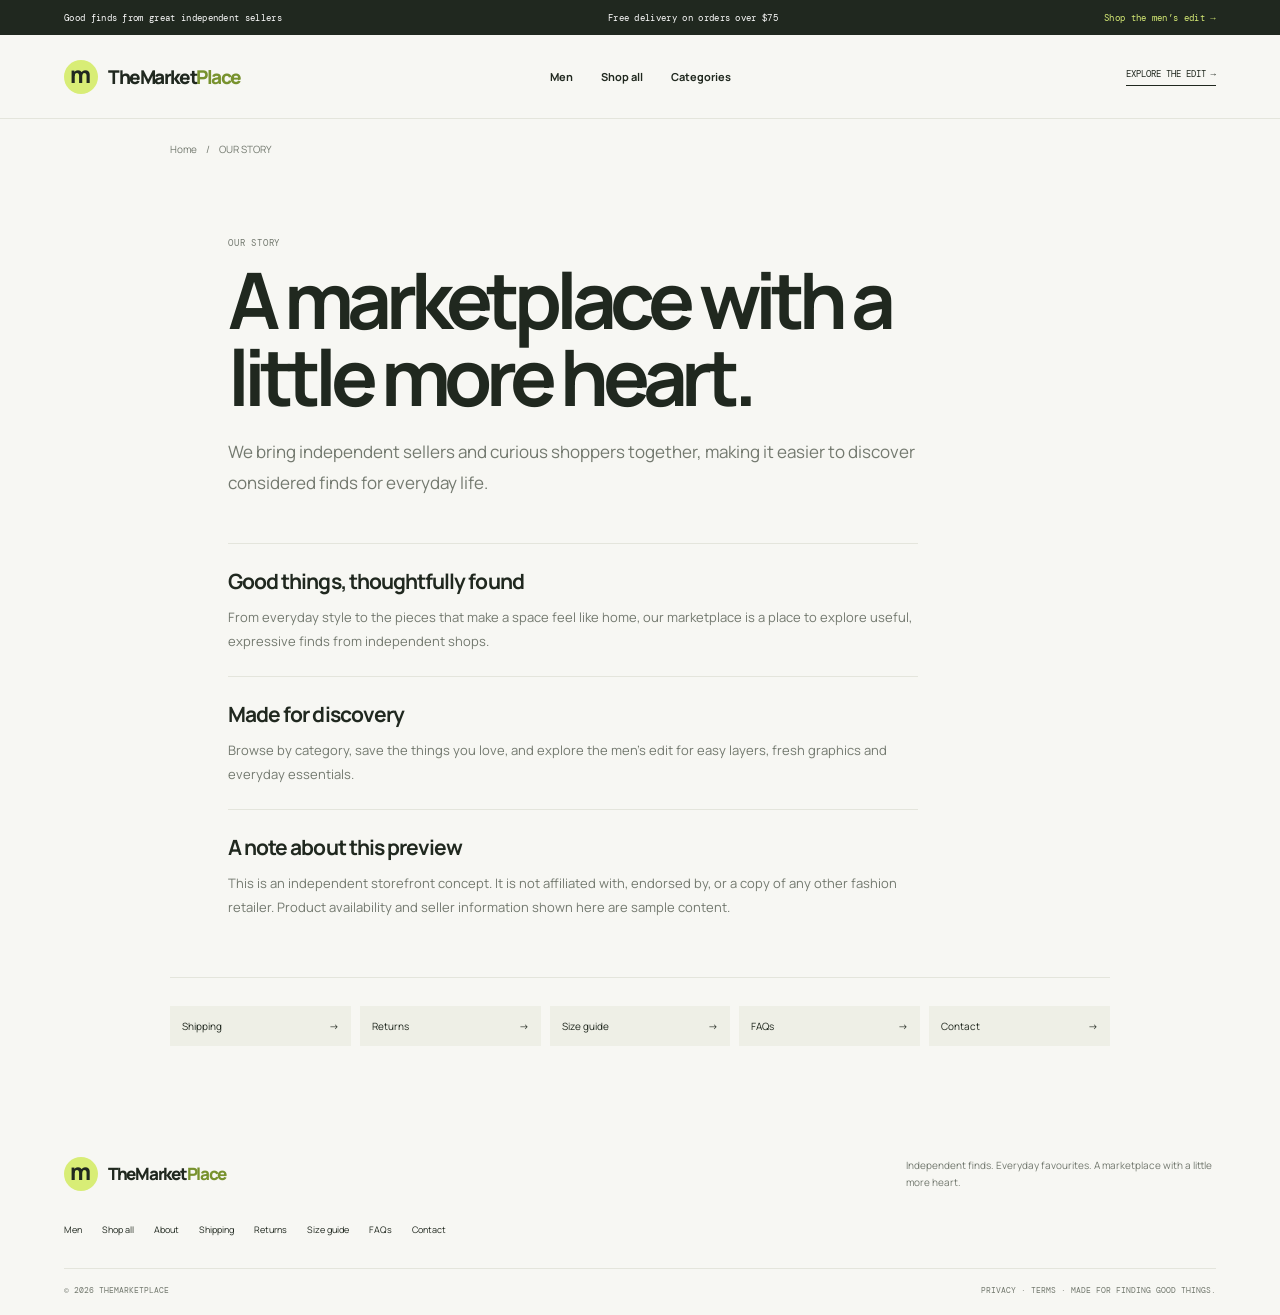
<file: pages.html>
<!doctype html>
<html lang="en">
  <head>
    <meta charset="UTF-8" />
    <meta name="viewport" content="width=device-width, initial-scale=1.0" />
    <meta name="theme-color" content="#f7f7f3" />
    <meta name="description" content="Store information, fit advice and answers to common questions." />
    <title>Information — TheMarketPlace</title>
    <link rel="preconnect" href="https://fonts.googleapis.com" />
    <link rel="preconnect" href="https://fonts.gstatic.com" crossorigin />
    <link href="https://fonts.googleapis.com/css2?family=DM+Mono:wght@400;500&family=Manrope:wght@400;500;600;700;800&display=swap" rel="stylesheet" />
    <link rel="stylesheet" href="styles.css?v=wishlist-1" />
    <script src="pages.js?v=pages-1" defer></script>
  </head>
  <body class="info-page">
    <div class="utility">
      <span>Good finds from great independent sellers</span>
      <span>Free delivery on orders over $75</span>
      <a href="shop.html?category=men">Shop the men’s edit <span aria-hidden="true">→</span></a>
    </div>
    <header class="header info-header">
      <a class="logo" href="index.html" aria-label="TheMarketPlace home"><span class="logo-mark">m</span><span>TheMarket<span class="logo-accent">Place</span></span></a>
      <nav class="main-nav" aria-label="Main navigation">
        <a href="shop.html?category=men">Men</a>
        <a href="shop.html">Shop all</a>
        <a href="index.html#categories">Categories</a>
      </nav>
      <a class="info-header-cta" href="shop.html?category=men">Explore the edit <span aria-hidden="true">→</span></a>
    </header>
    <main class="info-main">
      <nav class="info-breadcrumb" aria-label="Breadcrumb"><a href="index.html">Home</a><span aria-hidden="true">/</span><span id="info-breadcrumb-current">Information</span></nav>
      <article class="info-content" id="info-content" aria-live="polite"></article>
      <nav class="info-page-links" aria-label="More store information">
        <a href="pages.html?page=shipping">Shipping <span aria-hidden="true">→</span></a>
        <a href="pages.html?page=returns">Returns <span aria-hidden="true">→</span></a>
        <a href="pages.html?page=size-guide">Size guide <span aria-hidden="true">→</span></a>
        <a href="pages.html?page=faq">FAQs <span aria-hidden="true">→</span></a>
        <a href="pages.html?page=contact">Contact <span aria-hidden="true">→</span></a>
      </nav>
    </main>
    <footer class="footer info-footer">
      <a class="logo footer-logo" href="index.html"><span class="logo-mark">m</span><span>TheMarket<span class="logo-accent">Place</span></span></a>
      <p>Independent finds. Everyday favourites. A marketplace with a little more heart.</p>
      <nav aria-label="Footer navigation">
        <a href="shop.html?category=men">Men</a><a href="shop.html">Shop all</a>
        <a href="pages.html?page=about">About</a><a href="pages.html?page=shipping">Shipping</a>
        <a href="pages.html?page=returns">Returns</a><a href="pages.html?page=size-guide">Size guide</a>
        <a href="pages.html?page=faq">FAQs</a><a href="pages.html?page=contact">Contact</a>
      </nav>
      <div class="footer-bottom"><span>© 2026 TheMarketPlace</span><span><a href="pages.html?page=privacy">Privacy</a> · <a href="pages.html?page=terms">Terms</a> · Made for finding good things.</span></div>
    </footer>
  </body>
</html>
</file>
<file: styles.css>
:root {
  --ink: #20281f;
  --muted: #73796f;
  --paper: #f7f7f3;
  --white: #fff;
  --surface: #fff;
  --on-ink: #fff;
  --green-ink: #20281f;
  --green: #d8ed76;
  --line: #e4e5dc;
  --soft: #eeefe6;
  --hero-surface: #e9eddb;
  --hero-copy: #586151;
  --accent: #78922e;
  --accent-hover: #394332;
  --newsletter-surface: #d8ed76;
  --newsletter-copy: #49523b;
  --newsletter-border: #73833e;
  --newsletter-placeholder: #555f48;
  --sidebar-link: #85877f;
  --sidebar-accent: #718631;
  --on-ink-muted: #c1c7b7;
  --mono: "DM Mono", monospace;
}

html[data-theme="dark"] {
  color-scheme: dark;
  --ink: #e8ede4;
  --muted: #a4aea0;
  --paper: #171c18;
  --surface: #242c24;
  --on-ink: #20281f;
  --green-ink: #20281f;
  --line: #394239;
  --soft: #252d25;
  --hero-surface: #252e24;
  --hero-copy: #c1cab9;
  --accent: #bfd781;
  --accent-hover: #45533b;
  --newsletter-surface: #293522;
  --newsletter-copy: #d6e0cd;
  --newsletter-border: #8a9e5b;
  --newsletter-placeholder: #b8c4a8;
  --sidebar-link: #b2bbae;
  --sidebar-accent: #cadc92;
  --on-ink-muted: #5a6655;
}

* { box-sizing: border-box; }
html { scroll-behavior: smooth; scroll-padding-top: 135px; }
body { margin: 0; background: var(--paper); color: var(--ink); font-family: Manrope, Arial, sans-serif; }
button, input { font: inherit; }
button, a { -webkit-tap-highlight-color: transparent; }
a { color: inherit; text-decoration: none; }
button { color: inherit; }
img { display: block; max-width: 100%; }
.utility { min-height: 35px; padding: 0 5vw; display: flex; align-items: center; justify-content: space-between; gap: 15px; background: var(--ink); color: var(--on-ink); font: 9px var(--mono); letter-spacing: .035em; }
.utility a { color: var(--green); }
.header { height: 84px; padding: 0 5vw; display: grid; grid-template-columns: auto auto 1fr auto; align-items: center; gap: 22px; background: var(--paper); position: sticky; top: 0; z-index: 8; border-bottom: 1px solid var(--line); }
.logo { display: inline-flex; align-items: center; gap: 10px; width: max-content; font-size: 19px; font-weight: 800; letter-spacing: -.075em; white-space: nowrap; }
.logo-mark { display: grid; place-items: center; width: 34px; height: 34px; border-radius: 50%; background: var(--green); color: var(--green-ink); font-size: 23px; line-height: 1; letter-spacing: -.1em; padding: 0 4px 5px 0; }
.logo-accent { color: var(--accent); }
.main-nav { display: flex; justify-content: center; gap: 28px; }
.main-nav a, .category-nav a { font-size: 11px; font-weight: 700; }
.main-nav a:hover, .category-nav a:hover, .footer nav a:hover { color: var(--accent); }
.header-actions { justify-self: end; display: flex; align-items: center; gap: 13px; }
.search-button { width: 190px; display: flex; align-items: center; gap: 10px; border: 1px solid var(--line); border-radius: 22px; background: var(--surface); padding: 10px 14px; color: var(--muted); cursor: pointer; font-size: 10px; text-align: left; }
.search-button span:first-child { font: 21px/14px Arial; }
.icon-button { border: 0; background: none; cursor: pointer; font-size: 24px; line-height: 1; padding: 5px; }
.wishlist-button { position: relative; display: grid; place-items: center; width: 34px; height: 36px; font-size: 24px; }
.wishlist-button>span:first-child { line-height: 1; }
.theme-button { display: grid; place-items: center; width: 34px; height: 36px; border: 1px solid var(--line); border-radius: 50%; background: var(--surface); font-size: 17px; transition: background .2s, transform .2s; }
.theme-button:hover { background: var(--soft); transform: rotate(-8deg); }
.wishlist-count { position: absolute; top: 0; right: -2px; min-width: 16px; height: 16px; display: grid; place-items: center; border-radius: 50%; background: var(--green); color: var(--green-ink); font: 8px var(--mono); }
.bag-button { border: 0; border-radius: 22px; background: var(--ink); color: var(--on-ink); padding: 11px 16px; cursor: pointer; font: 10px var(--mono); text-transform: uppercase; }
.bag-button span { min-width: 19px; height: 19px; display: inline-grid; place-items: center; margin-left: 6px; border-radius: 50%; background: var(--green); color: var(--green-ink); }
.mobile-menu { display: grid; place-items: center; width: 36px; height: 36px; border: 1px solid var(--line); border-radius: 50%; background: var(--surface); font-size: 18px; }
.mobile-menu:hover { border-color: var(--ink); background: var(--green); color: var(--green-ink); }
.category-nav { min-height: 45px; padding: 6px 5vw; display: flex; flex-wrap: wrap; align-items: center; justify-content: center; gap: 8px clamp(14px, 2.3vw, 34px); border-bottom: 1px solid var(--line); background: var(--paper); }
.category-nav a { font-size: 10px; font-weight: 600; }
.hero { min-height: 525px; margin: 26px 3vw 0; padding: 48px 6.8vw; display: grid; grid-template-columns: .88fr 1.12fr; align-items: center; gap: 5vw; overflow: hidden; border-radius: 7px; background: var(--hero-surface); }
.hero-copy { max-width: 500px; padding: 12px 0; }
.eyebrow { margin: 0 0 15px; color: var(--muted); font: 9px var(--mono); letter-spacing: .09em; text-transform: uppercase; }
.eyebrow-dot { display: inline-block; width: 7px; height: 7px; margin-right: 5px; border-radius: 50%; background: #89a934; }
.hero h1, .newsletter h2 { margin: 0; font-size: clamp(50px, 6.4vw, 88px); line-height: .98; letter-spacing: -.085em; font-weight: 700; }
.hero h1 span, .newsletter h2 span { color: var(--accent); }
.hero-copy>p:not(.eyebrow) { max-width: 385px; margin: 20px 0 26px; color: var(--hero-copy); font-size: 13px; line-height: 1.75; }
.hero-actions { display: flex; align-items: center; flex-wrap: wrap; gap: 19px; }
.button { display: inline-flex; align-items: center; justify-content: center; gap: 24px; min-height: 44px; padding: 0 17px; border-radius: 3px; font: 9px var(--mono); letter-spacing: .02em; text-transform: uppercase; }
.button-dark { background: var(--ink); color: var(--on-ink); }
.button-dark:hover, .checkout:hover { background: var(--accent-hover); color: var(--white); }
.seller-link { border-bottom: 1px solid #8f9a80; padding: 0 0 4px; font-size: 10px; }
.hero-proof { display: flex; align-items: center; gap: 11px; margin-top: 37px; color: var(--muted); font-size: 9px; line-height: 1.6; }
.hero-proof strong { color: var(--ink); font-size: 10px; }
.avatar-stack { display: flex; padding-left: 2px; }
.avatar-stack i { width: 27px; height: 27px; display: grid; place-items: center; margin-left: -3px; border: 2px solid #e9eddb; border-radius: 50%; background: #dca98c; color: #fff; font: 9px var(--mono); font-style: normal; }
.avatar-stack i:nth-child(2) { background: #718a70; }
.avatar-stack i:nth-child(3) { background: #ba876b; }
.hero-visual { height: 418px; position: relative; }
.hero-main-image { width: 84%; height: 100%; margin-left: auto; border-radius: 48% 48% 4px 4px; object-fit: cover; }
.hero-note { position: absolute; left: 0; top: 15%; display: flex; align-items: center; gap: 10px; padding: 13px 17px; border-radius: 4px; background: var(--surface); box-shadow: 0 8px 30px #28321a12; font-size: 10px; line-height: 1.5; }
.hero-note strong, .hero-mini strong { font-size: 11px; }
.note-icon { color: #8da93d; font-size: 25px; }
.hero-mini { position: absolute; left: 3%; bottom: 7%; display: flex; align-items: center; gap: 11px; padding: 9px; border-radius: 4px; background: var(--surface); box-shadow: 0 8px 30px #28321a12; font-size: 9px; line-height: 1.5; }
.hero-mini img { width: 48px; height: 48px; border-radius: 3px; object-fit: cover; }
.hero-stamp { position: absolute; top: 2%; right: 1%; display: grid; place-items: center; width: 77px; height: 77px; border: 1px solid var(--accent); border-radius: 50%; color: var(--accent); font: 8px/1.5 var(--mono); text-align: center; transform: rotate(11deg); }
.promise-bar { min-height: 98px; margin: 0 5vw; display: grid; grid-template-columns: repeat(3, 1fr); align-items: center; border-bottom: 1px solid var(--line); }
.promise-bar>div { display: flex; align-items: center; justify-content: center; gap: 12px; }
.promise-bar>div>span { color: #7c943e; font-size: 21px; }
.promise-bar p { margin: 0; color: var(--muted); font-size: 9px; line-height: 1.6; }
.promise-bar strong { color: var(--ink); font-size: 10px; }
.section { padding: 86px 5vw; }
.section-heading { display: flex; justify-content: space-between; align-items: end; gap: 25px; margin-bottom: 27px; }
.section-heading .eyebrow { margin-bottom: 8px; }
.section h2, .seller-copy h2 { margin: 0; font-size: clamp(29px, 3.5vw, 43px); line-height: 1.1; letter-spacing: -.07em; }
.text-link { display: inline-flex; gap: 18px; border-bottom: 1px solid var(--ink); padding-bottom: 5px; font: 9px var(--mono); text-transform: uppercase; white-space: nowrap; }
.category-grid { display: grid; grid-template-columns: 1.35fr 1fr 1fr; grid-template-rows: 245px 245px; gap: 13px; }
.category-card { min-width: 0; position: relative; overflow: hidden; border-radius: 4px; color: var(--white); background: #d8ddd1; }
.category-card:after { position: absolute; inset: 25% 0 0; background: linear-gradient(0deg, #10170ed9, transparent); content: ""; }
.category-card img { width: 100%; height: 100%; object-fit: cover; transition: transform .45s; }
.category-card:hover img { transform: scale(1.04); }
.category-home { grid-row: span 2; }
.category-card>div { position: absolute; z-index: 1; right: 20px; bottom: 19px; left: 20px; }
.category-card>div span { font: 8px var(--mono); letter-spacing: .06em; }
.category-card h3 { margin: 6px 0 0; font-size: 25px; letter-spacing: -.06em; }
.category-home h3 { font-size: 34px; }
.category-arrow { position: absolute; z-index: 1; top: 14px; right: 14px; width: 29px; height: 29px; display: grid; place-items: center; border-radius: 50%; background: var(--surface); color: var(--ink); font-size: 15px; }
.seller-banner { min-height: 420px; display: grid; grid-template-columns: 1fr 1fr; background: var(--hero-surface); }
.seller-art { min-height: 420px; overflow: hidden; }
.seller-art img { width: 100%; height: 100%; object-fit: cover; }
.seller-copy { align-self: center; max-width: 520px; padding: 58px clamp(35px, 7vw, 105px); }
.seller-copy h2 { margin-bottom: 17px; font-size: clamp(39px, 4.3vw, 58px); }
.seller-copy h2 em { color: var(--accent); font-style: normal; }
.seller-copy>p:not(.eyebrow) { margin: 0 0 22px; color: var(--hero-copy); font-size: 12px; line-height: 1.8; }
.products-section { padding-top: 88px; }
.product-heading { align-items: center; margin-bottom: 24px; }
.filters { display: flex; flex-wrap: wrap; justify-content: flex-end; gap: 6px; }
.filter { border: 1px solid var(--line); border-radius: 18px; background: transparent; padding: 8px 12px; color: var(--muted); cursor: pointer; font: 8px var(--mono); text-transform: uppercase; }
.filter.active, .filter:hover { border-color: var(--ink); background: var(--ink); color: var(--on-ink); }
.product-grid { display: grid; grid-template-columns: repeat(4, minmax(0, 1fr)); gap: 22px 14px; }
.product-card { min-width: 0; }
.product-image { height: clamp(205px, 28vw, 340px); position: relative; overflow: hidden; border-radius: 4px; background: var(--soft); }
.product-image>img, .product-image-trigger>img { width: 100%; height: 100%; object-fit: cover; transition: transform .4s; }
.product-image-trigger { position: absolute; inset: 0; display: block; width: 100%; height: 100%; border: 0; padding: 0; background: transparent; cursor: pointer; }
.product-image-trigger::after { position: absolute; right: 9px; bottom: 9px; border-radius: 2px; background: var(--surface); padding: 6px 8px; color: var(--ink); content: "VIEW DETAILS"; font: 8px var(--mono); opacity: 0; transition: opacity .2s; }
.product-card:hover .product-image-trigger::after, .product-image-trigger:focus-visible::after { opacity: 1; }
.product-image-trigger:focus-visible { outline: 2px solid #78922e; outline-offset: -3px; }
.product-card:hover .product-image>img, .product-card:hover .product-image-trigger>img { transform: scale(1.04); }
.product-tag { position: absolute; top: 10px; left: 10px; border-radius: 2px; background: var(--surface); padding: 6px 8px; font: 8px var(--mono); text-transform: uppercase; }
.wish { position: absolute; top: 9px; right: 9px; width: 31px; height: 31px; display: grid; place-items: center; border: 0; border-radius: 50%; background: var(--surface); cursor: pointer; font-size: 17px; }
.wish.is-saved { color: #a94e44; }
.product-info { display: flex; justify-content: space-between; gap: 7px; padding: 11px 1px 0; font-size: 10px; }
.product-info p { margin: 0 0 5px; font-size: 11px; font-weight: 700; line-height: 1.4; }
.product-name-trigger, .search-product-detail { display: block; border: 0; padding: 0; background: none; color: inherit; cursor: pointer; font: inherit; font-weight: 700; line-height: inherit; text-align: left; }
.product-name-trigger:hover, .search-product-detail:hover { text-decoration: underline; text-underline-offset: 2px; }
.product-info strong { font-size: 10px; white-space: nowrap; }
.seller-name { color: var(--muted); font-size: 9px; }
.product-listing-details { display: flex; flex-wrap: wrap; gap: 5px 13px; margin: 8px 1px 0; color: var(--muted); font-size: 8px; }
.product-listing-details strong { color: var(--ink); font: 8px var(--mono); text-transform: uppercase; }
.product-grid[data-columns="2"] { grid-template-columns: repeat(2, minmax(0, 1fr)); }
.product-grid[data-columns="3"] { grid-template-columns: repeat(3, minmax(0, 1fr)); }
.product-grid[data-columns="4"] { grid-template-columns: repeat(4, minmax(0, 1fr)); }
.thrift-toolbar { margin: 16px 5vw 0; display: flex; align-items: end; gap: 11px 18px; border-bottom: 1px solid var(--line); padding: 12px 0; }
.thrift-toolbar[hidden] { display: none; }
.thrift-control { display: grid; gap: 5px; color: var(--muted); font: 8px var(--mono); text-transform: uppercase; }
.thrift-control select { min-width: 120px; border: 1px solid var(--line); border-radius: 2px; background: var(--surface); padding: 8px 25px 8px 9px; color: var(--ink); font: 9px "Manrope", sans-serif; text-transform: none; }
.thrift-sort { margin-left: auto; }
.thrift-result-count { margin: 0 0 8px auto; color: var(--muted); font: 8px var(--mono); text-transform: uppercase; white-space: nowrap; }
.thrift-view-controls { display: flex; align-items: center; gap: 3px; margin-bottom: 1px; }
.thrift-view-controls button { width: 28px; height: 29px; border: 1px solid transparent; border-radius: 2px; background: transparent; color: var(--muted); font: 12px var(--mono); cursor: pointer; }
.thrift-view-controls button[aria-pressed="true"], .thrift-view-controls button:hover { border-color: var(--line); color: var(--ink); }
.add { width: 100%; display: flex; align-items: center; justify-content: space-between; margin-top: 11px; border: 1px solid #d4d7ce; border-radius: 3px; background: transparent; padding: 10px 11px; cursor: pointer; font: 8px var(--mono); text-align: left; text-transform: uppercase; }
.add span { font-size: 14px; }
.add:hover { border-color: var(--ink); background: var(--ink); color: var(--on-ink); }
.add:disabled { opacity: .55; cursor: not-allowed; }
.add:disabled:hover { border-color: #d4d7ce; background: transparent; color: var(--ink); }
.browse-more { margin: 36px 0 0; text-align: center; }
.button-outline { border: 1px solid var(--ink); background: transparent; }
.button-outline:hover { background: var(--ink); color: var(--on-ink); }
.no-results { grid-column: 1 / -1; padding: 45px 0; color: var(--muted); font-size: 13px; text-align: center; }
.community-panel { padding: 92px 12vw 86px; background: var(--ink); color: var(--on-ink); text-align: center; }
.community-panel .eyebrow { color: var(--green); }
.community-panel blockquote { max-width: 840px; margin: 0 auto 26px; font-size: clamp(28px, 4.3vw, 52px); font-weight: 600; line-height: 1.15; letter-spacing: -.07em; }
.community-panel>div { display: flex; align-items: center; justify-content: center; gap: 10px; color: var(--on-ink-muted); font-size: 9px; line-height: 1.6; text-align: left; }
.community-panel>div strong { color: var(--on-ink); }
.community-sparkle { color: var(--green); font-size: 23px; }
.newsletter { padding: 78px 8vw; display: grid; grid-template-columns: 1fr 1fr; align-items: center; gap: 7vw; background: var(--newsletter-surface); }
.newsletter h2 { font-size: clamp(42px, 5.5vw, 67px); }
.newsletter-copy>p { max-width: 370px; color: var(--newsletter-copy); font-size: 12px; line-height: 1.8; }
.newsletter form { display: flex; margin-top: 24px; border-bottom: 1px solid var(--newsletter-border); }
.newsletter input { width: 100%; border: 0; outline: 0; background: transparent; padding: 13px 0; color: var(--ink); font-size: 11px; }
.newsletter input::placeholder { color: var(--newsletter-placeholder); }
.newsletter button { border: 0; background: transparent; cursor: pointer; font: 9px var(--mono); text-transform: uppercase; white-space: nowrap; }
.form-message { min-height: 14px; margin: 8px 0 0; font: 9px var(--mono); }
.footer { padding: 36px 5vw 20px; display: grid; grid-template-columns: 1fr 1fr; align-items: center; gap: 22px; }
.footer-logo { font-size: 17px; }
.footer>p { justify-self: end; max-width: 310px; color: var(--muted); font-size: 10px; line-height: 1.7; }
.footer nav { display: flex; gap: 20px; font-size: 9px; }
.footer-bottom { display: flex; justify-content: space-between; grid-column: 1 / -1; margin-top: 10px; border-top: 1px solid var(--line); padding-top: 16px; color: var(--muted); font: 8px var(--mono); text-transform: uppercase; }
.drawer { position: fixed; top: 0; right: 0; z-index: 20; width: min(440px, 100vw); height: 100dvh; display: flex; flex-direction: column; padding: 27px; background: var(--paper); transform: translateX(102%); transition: transform .3s ease; }
.drawer.open { transform: translateX(0); }
.drawer-head { display: flex; justify-content: space-between; align-items: center; border-bottom: 1px solid var(--line); padding-bottom: 17px; }
.drawer-head .eyebrow { margin-bottom: 4px; }
.drawer-head h2 { margin: 0; font-size: 24px; letter-spacing: -.06em; }
.drawer-head h2 span { color: var(--muted); font-size: 13px; font-weight: 500; }
.cart-items { flex: 1; overflow: auto; }
.empty-state { margin-top: 100px; color: var(--muted); font-size: 12px; text-align: center; }
.cart-item { display: grid; grid-template-columns: 68px 1fr auto; gap: 12px; align-items: start; padding: 15px 0; border-bottom: 1px solid var(--line); font-size: 10px; }
.cart-item img { width: 68px; height: 77px; border-radius: 3px; object-fit: cover; }
.cart-item p { margin: 0 0 6px; font-weight: 600; }
.cart-item span { color: var(--muted); font-size: 9px; }
.cart-item button { grid-column: 3; border: 0; background: none; color: var(--muted); cursor: pointer; font: 8px var(--mono); text-decoration: underline; }
.drawer-footer { border-top: 1px solid var(--ink); padding-top: 17px; }
.drawer-footer>div { display: flex; justify-content: space-between; font-size: 12px; }
.drawer-footer>p { color: var(--muted); font-size: 9px; }
.checkout { width: 100%; display: flex; justify-content: space-between; border: 0; border-radius: 3px; background: var(--ink); color: var(--on-ink); padding: 14px; cursor: pointer; font: 9px var(--mono); text-transform: uppercase; }
.overlay { position: fixed; inset: 0; z-index: 19; visibility: hidden; background: #18201666; opacity: 0; transition: .25s; }
.overlay.show { visibility: visible; opacity: 1; }
dialog { width: min(650px, calc(100vw - 28px)); border: 0; border-radius: 5px; padding: 25px; background: var(--paper); box-shadow: 0 20px 60px #0003; }
dialog::backdrop { background: #1118; }
.product-dialog { width: min(850px, calc(100vw - 28px)); max-height: min(88dvh, 760px); overflow-y: auto; padding: clamp(16px, 3vw, 25px); }
.product-dialog-head { display: flex; align-items: center; justify-content: space-between; margin-bottom: 16px; }
.product-dialog-head .eyebrow { margin: 0; }
.product-detail-layout { display: grid; grid-template-columns: minmax(0, 1fr) minmax(0, .9fr); gap: clamp(18px, 4vw, 34px); align-items: start; }
.product-detail-image { overflow: hidden; border-radius: 3px; background: var(--soft); }
.product-detail-image img { display: block; width: 100%; max-height: 62vh; aspect-ratio: .84; object-fit: cover; }
.product-detail-copy { padding: 9px 0; }
.product-detail-copy>.eyebrow { margin: 0 0 9px; }
.product-detail-copy h2 { margin: 0; font-size: clamp(21px, 3vw, 30px); line-height: 1.15; letter-spacing: -.06em; }
.product-detail-price { margin: 13px 0 5px; font-size: 19px; font-weight: 700; }
.product-detail-seller { margin: 0; color: var(--muted); font-size: 11px; }
.product-detail-description { margin: 17px 0 0; color: var(--muted); font-size: 11px; line-height: 1.7; }
.product-detail-facts { display: grid; margin: 20px 0 0; border-top: 1px solid var(--line); }
.product-detail-facts>div { display: flex; justify-content: space-between; gap: 15px; border-bottom: 1px solid var(--line); padding: 10px 1px; font-size: 10px; }
.product-detail-facts dt { color: var(--muted); }
.product-detail-facts dd { margin: 0; text-align: right; }
.product-detail-add { margin-top: 17px; background: var(--ink); color: var(--on-ink); }
.product-detail-add:hover { background: var(--accent-hover); color: var(--white); }
.wishlist-dialog { width: min(920px, calc(100vw - 28px)); max-height: min(88dvh, 800px); overflow-y: auto; padding: clamp(17px, 3vw, 28px); }
.wishlist-dialog-head { display: flex; align-items: center; justify-content: space-between; gap: 20px; margin-bottom: 18px; }
.wishlist-dialog-head .eyebrow { margin: 0 0 6px; }
.wishlist-dialog-head h2 { margin: 0; font-size: clamp(24px, 4vw, 34px); letter-spacing: -.07em; }
.wishlist-dialog-head h2 span { color: var(--muted); font: 10px var(--mono); letter-spacing: 0; }
.wishlist-items { display: grid; }
.wishlist-item { display: grid; grid-template-columns: 88px minmax(0, 1fr) minmax(125px, 170px); align-items: center; gap: 16px; border-top: 1px solid var(--line); padding: 13px 0; }
.wishlist-item-image { width: 88px; height: 105px; overflow: hidden; border: 0; border-radius: 3px; padding: 0; background: var(--soft); cursor: pointer; }
.wishlist-item-image img { width: 100%; height: 100%; object-fit: cover; transition: transform .35s; }
.wishlist-item-image:hover img { transform: scale(1.04); }
.wishlist-item-info { display: grid; justify-items: start; gap: 5px; font-size: 11px; }
.wishlist-item-info .product-name-trigger { font-size: 12px; }
.wishlist-item-info strong { margin-top: 2px; }
.wishlist-item-meta { color: var(--muted); font-size: 9px; }
.wishlist-item-actions { display: grid; gap: 5px; }
.wishlist-item-actions .add { margin: 0; }
.wishlist-remove { justify-self: end; border: 0; background: transparent; padding: 5px 2px; color: var(--muted); cursor: pointer; font: 8px var(--mono); text-decoration: underline; text-underline-offset: 2px; }
.wishlist-empty { display: grid; justify-items: center; padding: 35px 15px 42px; text-align: center; }
.wishlist-empty>span { color: #8a9b58; font-size: 35px; }
.wishlist-empty h3 { margin: 12px 0 5px; font-size: 20px; letter-spacing: -.05em; }
.wishlist-empty p { max-width: 320px; margin: 0 0 18px; color: var(--muted); font-size: 11px; line-height: 1.6; }
.wishlist-empty .button { min-height: 39px; }
.search-head { display: flex; justify-content: space-between; align-items: center; font-size: 18px; font-weight: 700; letter-spacing: -.05em; }
.search-head button { font-size: 25px; }
.search-head+input { width: 100%; border: 0; border-bottom: 1px solid var(--ink); outline: 0; background: transparent; padding: 16px 0; font-size: 12px; }
.account-dialog { width: min(520px, calc(100vw - 28px)); max-height: min(90dvh, 820px); overflow-y: auto; padding: clamp(20px, 5vw, 34px); }
.account-dialog-head { display: flex; align-items: start; justify-content: space-between; gap: 15px; margin-bottom: 21px; }
.account-dialog-head .eyebrow { margin-bottom: 7px; }
.account-dialog-head h2 { margin: 0; font-size: clamp(27px, 7vw, 36px); letter-spacing: -.07em; }
.account-role-switch, .account-mode-switch { display: grid; grid-template-columns: repeat(2, minmax(0, 1fr)); border-bottom: 1px solid var(--line); }
.account-role-switch { padding: 4px; border: 1px solid var(--line); border-radius: 4px; background: var(--soft); }
.account-role-switch button, .account-mode-switch button { min-height: 39px; border: 0; background: transparent; color: var(--muted); cursor: pointer; font-size: 11px; font-weight: 700; }
.account-role-switch button[aria-pressed="true"] { border-radius: 3px; background: var(--surface); color: var(--ink); box-shadow: 0 1px 4px #20281f14; }
.account-mode-switch { margin: 15px 0 18px; }
.account-mode-switch button { position: relative; }
.account-mode-switch button[aria-selected="true"] { color: var(--ink); }
.account-mode-switch button[aria-selected="true"]::after { position: absolute; right: 12px; bottom: -1px; left: 12px; height: 2px; background: var(--accent); content: ""; }
.account-form { display: grid; gap: 13px; }
.account-form[hidden], .account-profile[hidden], .account-field[hidden], .account-role-switch[hidden], .account-mode-switch[hidden] { display: none; }
.account-field { display: grid; gap: 6px; color: var(--muted); font-size: 10px; font-weight: 700; }
.account-field input, .account-field textarea { width: 100%; min-height: 43px; border: 1px solid var(--line); border-radius: 3px; outline: 0; background: var(--surface); padding: 10px 12px; color: var(--ink); font: inherit; font-size: 12px; }
.account-field textarea { min-height: 76px; resize: vertical; }
.account-field input:focus, .account-field textarea:focus { border-color: #829847; box-shadow: 0 0 0 2px #d8ed7666; }
.account-field input[type="file"] { min-height: 38px; padding: 8px; font-size: 10px; }
.account-field small { display: block; margin-top: 4px; color: var(--muted); font-size: 8px; font-weight: 500; }
.account-inline-link { justify-self: start; border: 0; background: transparent; padding: 0; color: var(--accent); cursor: pointer; font-size: 10px; text-decoration: underline; text-underline-offset: 3px; }
.account-section-copy { margin: 0; color: var(--muted); font-size: 11px; line-height: 1.6; }
.account-demo-note { margin: 1px 0 0; color: var(--muted); font-size: 9px; line-height: 1.6; }
.account-message { min-height: 17px; margin: -3px 0 0; color: var(--accent); font-size: 10px; line-height: 1.55; }
.account-message.is-error { color: #9d3d30; }
.account-submit { width: 100%; justify-content: space-between; min-height: 46px; cursor: pointer; }
.account-submit:disabled { opacity: .6; cursor: wait; }
.account-profile { display: grid; gap: 20px; padding-top: 16px; }
.account-profile-intro { border-bottom: 1px solid var(--line); padding-bottom: 13px; }
.account-profile-welcome { margin: 0 0 7px; font-size: 20px; font-weight: 800; letter-spacing: -.06em; }
.account-profile-intro>p:not(.account-profile-welcome) { margin: 0; color: var(--muted); font-size: 10px; }
.account-profile-form, .account-password-form { gap: 12px; }
.account-image-fields { display: grid; gap: 14px; }
.account-image-field { align-content: start; }
.account-image-preview { display: block; width: 100%; border: 1px solid var(--line); border-radius: 3px; object-fit: cover; background: var(--soft); }
.account-image-preview[hidden] { display: none; }
.account-avatar-preview { width: 96px; height: 96px; border-radius: 50%; }
.account-banner-preview { aspect-ratio: 3 / 1; }
.account-section-heading { border-top: 1px solid var(--line); padding-top: 17px; }
.account-section-heading h3 { margin: 0 0 5px; font-size: 15px; letter-spacing: -.04em; }
.account-section-heading p { margin: 0; color: var(--muted); font-size: 9px; line-height: 1.5; }
.account-secondary-button { justify-self: start; min-height: 39px; border: 1px solid var(--line); border-radius: 3px; background: var(--surface); padding: 0 14px; cursor: pointer; font-size: 10px; }
.account-signout { margin-top: 9px; border: 1px solid var(--line); border-radius: 3px; background: var(--surface); padding: 10px 14px; cursor: pointer; font-size: 10px; }
.account-signout:hover { border-color: var(--accent); }
.account-dialog button:focus-visible, .account-dialog input:focus-visible, .account-dialog textarea:focus-visible { outline: 2px solid #78922e; outline-offset: 2px; }
.search-result { display: flex; justify-content: space-between; align-items: center; gap: 14px; padding: 11px 0; border-bottom: 1px solid var(--line); font-size: 10px; }
.search-result>span:first-child { display: grid; gap: 4px; }
.search-result small { color: var(--muted); font-size: 9px; }
.search-result>span:last-child { white-space: nowrap; }
.search-result button { margin-left: 9px; border: 0; border-radius: 2px; background: var(--ink); color: var(--on-ink); padding: 6px 8px; cursor: pointer; font: 8px var(--mono); text-transform: uppercase; }
.search-empty { color: var(--muted); font-size: 11px; }
.toast { position: fixed; z-index: 30; right: 22px; bottom: 22px; max-width: min(380px, calc(100vw - 44px)); border-radius: 3px; background: var(--ink); color: var(--on-ink); padding: 13px 17px; font-size: 10px; opacity: 0; pointer-events: none; transform: translateY(8px); transition: .2s; }
.toast.show { opacity: 1; transform: translateY(0); }
.sr-only { position: absolute; width: 1px; height: 1px; overflow: hidden; clip: rect(0, 0, 0, 0); white-space: nowrap; clip-path: inset(50%); }
html.motion-ready [data-reveal] { opacity: 0; transform: translateY(18px); transition: opacity .65s ease, transform .65s cubic-bezier(.2,.7,.25,1); transition-delay: var(--reveal-delay, 0ms); }
html.motion-ready [data-reveal].is-visible { opacity: 1; transform: translateY(0); }
.hero-note { animation: float-gently 4.8s ease-in-out infinite; }
.hero-mini { animation: float-gently 5.4s ease-in-out -1.2s infinite; }
.note-icon { animation: turn-slowly 14s linear infinite; }
.category-nav a[aria-current="page"] { color: var(--accent); }
.browse-breadcrumb { display: flex; align-items: center; gap: 9px; padding: 19px 5vw 0; color: var(--muted); font-size: 9px; }
.browse-breadcrumb a:hover { color: var(--ink); text-decoration: underline; }
.browse-breadcrumb span:last-child { color: var(--ink); }
.browse-hero { min-height: 350px; margin: 19px 5vw 0; padding: 33px 5.2vw; display: grid; grid-template-columns: .9fr 1.1fr; align-items: center; gap: 5vw; overflow: hidden; border-radius: 5px; background: var(--hero-surface); }
.browse-copy { max-width: 480px; }
.browse-copy h1 { max-width: 530px; margin: 0; font-size: clamp(40px, 5.1vw, 67px); line-height: 1; letter-spacing: -.085em; }
.browse-copy>p:not(.eyebrow) { max-width: 370px; margin: 16px 0 22px; color: var(--hero-copy); font-size: 11px; line-height: 1.8; }
.browse-image { height: 285px; position: relative; overflow: hidden; border-radius: 3px; }
.browse-image img { width: 100%; height: 100%; object-fit: cover; }
.browse-image>span { position: absolute; right: 12px; bottom: 12px; border-radius: 2px; background: var(--surface); padding: 8px 10px; font: 8px var(--mono); letter-spacing: .04em; }
.category-shortcuts { min-height: 59px; padding: 10px 5vw; display: flex; align-items: center; justify-content: center; flex-wrap: wrap; gap: 9px 19px; border-bottom: 1px solid var(--line); color: var(--muted); font-size: 9px; }
.category-shortcuts span { color: var(--ink); font: 9px var(--mono); text-transform: uppercase; }
.category-shortcuts a:hover { color: var(--accent); text-decoration: underline; text-underline-offset: 3px; }
.browse-products { padding-top: 67px; }
.browse-products .product-count { margin: 0 0 3px; color: var(--muted); font: 9px var(--mono); text-transform: uppercase; }
.browse-seller { margin-top: 20px; }
.is-thrift-page .browse-hero { min-height: 0; margin-top: 12px; padding: 20px 0 12px; display: block; overflow: visible; border-radius: 0; border-bottom: 1px solid var(--line); background: transparent; }
.is-thrift-page .browse-copy { max-width: none; }
.is-thrift-page .browse-copy .eyebrow { margin-bottom: 7px; }
.is-thrift-page .browse-copy h1 { max-width: none; font-size: clamp(25px, 3vw, 36px); letter-spacing: -.055em; text-transform: uppercase; }
.is-thrift-page .browse-copy>p:not(.eyebrow) { max-width: none; margin: 8px 0 0; font-size: 10px; }
.is-thrift-page .browse-copy .button, .is-thrift-page .browse-image, .is-thrift-page .category-shortcuts { display: none; }
.is-thrift-page .thrift-toolbar { margin-top: 0; }
.is-thrift-page .browse-products { padding-top: 25px; }
.is-thrift-page .browse-products .product-heading { display: none; }
.is-thrift-page .product-grid { column-gap: 13px; row-gap: 20px; }
.is-thrift-page .product-image { height: auto; aspect-ratio: .86; }
.is-thrift-page .product-tag { background: var(--green); color: var(--green-ink); }
.is-thrift-page .product-info { align-items: start; }
.is-thrift-page .product-info p { font-size: 10px; }
.is-thrift-page .product-listing-details { margin-top: 5px; }
.is-thrift-page .add { min-height: 31px; margin-top: 8px; padding: 7px 9px; }
.men-category-links[hidden], .men-collection-grid[hidden], .men-trending[hidden] { display: none; }
.men-category-links { display: flex; gap: 8px; margin: 4px 5vw 0; padding: 5px 0 14px; overflow-x: auto; scrollbar-width: thin; }
.men-category-links a { flex: 0 0 auto; border: 1px solid var(--line); border-radius: 20px; padding: 8px 13px; color: var(--muted); font-size: 9px; white-space: nowrap; transition: background .2s, color .2s; }
.men-category-links a:hover, .men-category-links a[aria-current="page"] { border-color: var(--ink); background: var(--ink); color: var(--on-ink); }
.men-collection-grid { margin: 12px 5vw 0; display: grid; grid-template-columns: 1.35fr 1fr 1fr; grid-template-rows: repeat(2, minmax(155px, 19vw)); gap: 11px; }
.men-collection-card { min-width: 0; position: relative; display: flex; flex-direction: column; justify-content: end; gap: 6px; padding: 15px; overflow: hidden; border-radius: 3px; background: var(--soft); color: var(--white); }
.men-collection-card::after { position: absolute; inset: 35% 0 0; background: linear-gradient(transparent, #1118); content: ""; }
.men-collection-card img { position: absolute; inset: 0; width: 100%; height: 100%; object-fit: cover; transition: transform .45s; }
.men-collection-card:hover img { transform: scale(1.035); }
.men-collection-card>span, .men-collection-card>strong { z-index: 1; text-shadow: 0 1px 8px #0007; }
.men-collection-card>span { font: 8px var(--mono); letter-spacing: .08em; }
.men-collection-card>strong { display: flex; justify-content: space-between; align-items: center; font-size: clamp(14px, 1.7vw, 21px); }
.men-collection-card>strong i { font-size: 13px; font-style: normal; }
.men-collection-denim { grid-column: 1; grid-row: 1 / 3; }
.men-collection-layers { grid-column: 2; grid-row: 1; }
.men-collection-sets { grid-column: 3; grid-row: 1; }
.men-collection-graphics { grid-column: 2 / 4; grid-row: 2; }
.men-trending { margin: 54px 5vw 0; }
.men-trending-heading { display: flex; align-items: end; justify-content: space-between; gap: 16px; }
.men-trending-heading .eyebrow { margin-bottom: 6px; }
.men-trending-heading h2 { margin: 0; font-size: clamp(24px, 3vw, 34px); letter-spacing: -.06em; }
.men-trending-heading>span { color: var(--muted); font: 9px var(--mono); text-transform: uppercase; }
.men-trending-tabs { display: flex; gap: 7px; margin-top: 17px; overflow-x: auto; border-bottom: 1px solid var(--line); scrollbar-width: thin; }
.men-trending-tabs button { flex: 0 0 auto; border: 0; border-bottom: 2px solid transparent; background: transparent; padding: 10px 12px 11px; color: var(--muted); font-size: 10px; cursor: pointer; }
.men-trending-tabs button[aria-pressed="true"], .men-trending-tabs button:hover { border-bottom-color: var(--green); color: var(--ink); }
.is-men-page .browse-hero { min-height: 0; margin-top: 12px; padding: 19px 0 10px; display: block; overflow: visible; border-radius: 0; background: transparent; }
.is-men-page .browse-copy { max-width: none; }
.is-men-page .browse-copy .eyebrow { margin-bottom: 6px; }
.is-men-page .browse-copy h1 { max-width: none; font-size: clamp(26px, 3.1vw, 38px); letter-spacing: -.06em; }
.is-men-page .browse-copy>p:not(.eyebrow) { max-width: none; margin: 7px 0 0; font-size: 10px; }
.is-men-page .browse-copy .button, .is-men-page .browse-image, .is-men-page .category-shortcuts { display: none; }
.is-men-page .browse-products { padding: 19px 5vw 55px; }
.is-men-page .browse-products .product-heading { display: none; }
.is-men-page .product-image { height: auto; aspect-ratio: .78; }
.is-men-page .product-info { align-items: start; }
.is-men-page .product-info p { font-size: 10px; }
.is-men-page .add { margin-top: 8px; }
.men-category-links a:focus-visible, .men-trending-tabs button:focus-visible, .men-collection-card:focus-visible { outline: 2px solid #78922e; outline-offset: 3px; }
.category-nav a:focus-visible, .category-shortcuts a:focus-visible, .main-nav a:focus-visible, .button:focus-visible, .filter:focus-visible { outline: 2px solid #78922e; outline-offset: 3px; }
.sidebar-open { overflow: hidden; }
.sidebar-overlay { position: fixed; inset: 0; z-index: 23; visibility: hidden; background: #18201670; opacity: 0; transition: opacity .3s, visibility .3s; }
.sidebar-overlay.show { visibility: visible; opacity: 1; }
.site-sidebar { position: fixed; inset: 0; z-index: 24; width: 100%; height: 100dvh; display: flex; flex-direction: column; padding: 26px 2.5vw 16px; overflow: hidden; background: var(--paper); transform: translateX(-101%); transition: transform .45s cubic-bezier(.2,.8,.2,1); }
.site-sidebar.open { transform: translateX(0); }
.sidebar-top { display: flex; align-items: center; justify-content: space-between; padding-bottom: 18px; border-bottom: 1px solid var(--line); }
.sidebar-top .logo { font-size: 19px; }
.sidebar-top .logo-mark { width: 34px; height: 34px; font-size: 23px; }
.sidebar-top .icon-button { width: 40px; height: 40px; display: grid; place-items: center; border: 1px solid var(--line); border-radius: 50%; background: var(--surface); font-size: 24px; }
.sidebar-top .icon-button:hover { background: var(--green); color: var(--green-ink); }
.sidebar-scroll { flex: 1; min-height: 0; overflow: hidden; padding: clamp(22px, 4vh, 44px) 3.2vw 20px; }
.sidebar-category-layout { height: 100%; min-height: 0; display: grid; grid-template-columns: minmax(0, .92fr) minmax(0, 1.08fr); grid-template-rows: minmax(0, 1fr); gap: clamp(32px, 5vw, 82px); }
.sidebar-primary { min-height: 0; overflow-y: auto; overscroll-behavior: contain; padding: 0 1vw 12px 0; scrollbar-width: thin; scrollbar-color: var(--line) transparent; }
.sidebar-kicker { margin-bottom: 23px; color: var(--sidebar-accent); font-size: 9px; }
.sidebar-categories { display: grid; justify-items: stretch; }
.sidebar-category-group { display: grid; align-content: start; }
.sidebar-category-group + .sidebar-category-group { margin-top: 28px; }
.sidebar-group-label { margin: 0 0 10px; color: var(--sidebar-accent); font: 9px var(--mono); letter-spacing: .1em; text-transform: uppercase; }
.sidebar-category-link { display: flex; align-items: center; justify-content: space-between; gap: 12px; width: 100%; min-height: clamp(58px, 8.8vh, 96px); padding: 6px 0; border: 0; background: transparent; color: var(--sidebar-link); font: 800 clamp(36px, 5vw, 76px)/.98 "Manrope", sans-serif; letter-spacing: -.075em; text-align: left; text-transform: uppercase; cursor: pointer; transition: color .2s, padding .25s, transform .3s; }
.sidebar-category-link:hover, .sidebar-category-link.is-active { padding-left: clamp(8px, 1.3vw, 20px); color: var(--sidebar-accent); }
.sidebar-category-arrow { color: var(--sidebar-accent); font-size: .34em; opacity: 0; transform: translateX(-8px); transition: opacity .2s, transform .2s; }
.sidebar-category-link:hover .sidebar-category-arrow, .sidebar-category-link.is-active .sidebar-category-arrow { opacity: 1; transform: translateX(0); }
.sidebar-category-group + .sidebar-category-group { padding-top: 9px; border-top: 1px solid var(--line); }
.sidebar-submenu { min-width: 0; min-height: 0; overflow: hidden; padding: clamp(16px, 3.3vh, 36px) 0 0 clamp(26px, 4vw, 64px); border-left: 1px solid var(--line); animation: submenu-enter .32s ease both; }
.sidebar-submenu-heading { display: flex; align-items: end; justify-content: space-between; gap: 18px; padding-bottom: 18px; border-bottom: 1px solid var(--line); }
.sidebar-submenu-heading .eyebrow { margin-bottom: 9px; color: var(--sidebar-accent); font-size: 9px; letter-spacing: .16em; }
.sidebar-submenu-heading h2 { margin: 0; font-size: clamp(35px, 4.8vw, 68px); line-height: .98; letter-spacing: -.075em; text-transform: uppercase; }
.sidebar-submenu-heading>a { flex: 0 0 auto; padding-bottom: 5px; color: var(--muted); font-size: 10px; }
.sidebar-submenu-heading>a:hover { color: var(--sidebar-accent); }
.sidebar-subcategory-grid { display: grid; grid-template-columns: repeat(2, minmax(0, 1fr)); gap: 0 clamp(22px, 4vw, 60px); padding-top: 13px; }
.sidebar-subcategory-grid a { display: flex; align-items: center; justify-content: space-between; gap: 10px; min-height: clamp(42px, 5.2vh, 58px); color: var(--muted); font-size: clamp(13px, 1.35vw, 17px); transition: color .18s, padding .2s; }
.sidebar-subcategory-grid a:hover, .sidebar-subcategory-grid a[aria-current="page"] { padding-left: 5px; color: var(--sidebar-accent); }
.sidebar-subcategory-grid a span { display: none; }
.sidebar-bottom { display: flex; justify-content: space-between; gap: 10px; border-top: 1px solid var(--line); padding-top: 12px; color: var(--muted); font: 8px var(--mono); letter-spacing: .03em; text-transform: uppercase; }
.site-sidebar a:focus-visible, .site-sidebar button:focus-visible { outline: 2px solid #78922e; outline-offset: 3px; }
@keyframes submenu-enter { from { opacity: 0; transform: translateY(7px); } to { opacity: 1; transform: translateY(0); } }
@keyframes float-gently { 0%, 100% { translate: 0 0; } 50% { translate: 0 -7px; } }
@keyframes turn-slowly { to { rotate: 360deg; } }

@media (min-width: 1500px) {
  .hero { margin-right: auto; margin-left: auto; max-width: 1440px; }
  .section { padding-right: max(5vw, calc((100vw - 1380px) / 2)); padding-left: max(5vw, calc((100vw - 1380px) / 2)); }
}
@media (max-width: 1000px) {
  .header { grid-template-columns: auto 1fr auto; gap: 13px; }
  .mobile-menu { display: grid; }
  .logo { justify-self: center; font-size: 17px; }
  .main-nav { display: none; }
  .header-actions { gap: 8px; }
  .search-button { width: 38px; justify-content: center; padding: 9px; }
  .search-button span:last-child { display: none; }
  .account-button { display: grid; place-items: center; width: 32px; height: 36px; font-size: 20px; }
  .wishlist-button { width: 29px; }
  .category-nav { flex-wrap: nowrap; justify-content: flex-start; overflow-x: auto; white-space: nowrap; scrollbar-width: none; }
  .category-nav::-webkit-scrollbar { display: none; }
  .hero { min-height: 440px; padding-right: 5vw; padding-left: 5vw; gap: 3vw; }
  .hero-visual { height: 350px; }
  .category-grid { grid-template-rows: 210px 210px; }
  .product-grid { grid-template-columns: repeat(3, minmax(0, 1fr)); }
  .product-heading { align-items: start; flex-direction: column; }
  .filters { justify-content: flex-start; }
  .browse-hero { min-height: 310px; padding: 28px 5vw; gap: 3vw; }
  .browse-image { height: 240px; }
  .category-shortcuts { justify-content: flex-start; gap: 10px 15px; }
}
@media (max-width: 600px) {
  html { scroll-padding-top: 112px; }
  .utility { min-height: 32px; justify-content: center; font-size: 8px; }
  .utility span:nth-child(2) { display: none; }
  .header { height: 67px; padding: 0 4vw; }
  .logo { gap: 7px; font-size: 15px; }
  .logo-mark { width: 29px; height: 29px; font-size: 20px; }
  .header-actions { gap: 3px; }
  .search-button { width: 30px; padding: 6px; }
  .bag-button { padding: 8px 8px; font-size: 8px; }
  .bag-button span { min-width: 16px; height: 16px; margin-left: 3px; }
  .account-button { width: 22px; padding: 2px; font-size: 17px; }
  .wishlist-button { width: 21px; height: 30px; padding: 2px; font-size: 19px; }
  .theme-button { width: 21px; height: 30px; padding: 2px; font-size: 15px; }
  .wishlist-count { top: -2px; right: -3px; min-width: 14px; height: 14px; font-size: 7px; }
  .wishlist-item { grid-template-columns: 68px minmax(0, 1fr); gap: 10px; }
  .wishlist-item-image { width: 68px; height: 82px; }
  .wishlist-item-info .product-name-trigger { font-size: 10px; }
  .wishlist-item-info { font-size: 9px; }
  .wishlist-item-actions { grid-column: 2; display: flex; align-items: center; gap: 12px; }
  .wishlist-item-actions .add { width: auto; min-width: 118px; margin: 0; padding: 8px 9px; font-size: 7px; }
  .wishlist-remove { justify-self: auto; }
  .category-nav { min-height: 39px; padding: 0 4vw; gap: 20px; }
  .category-nav a { font-size: 9px; }
  .hero { min-height: unset; margin: 12px 3vw 0; padding: 37px 6vw 20px; grid-template-columns: 1fr; gap: 20px; }
  .hero h1 { font-size: clamp(51px, 13vw, 72px); }
  .hero-copy>p:not(.eyebrow) { margin: 15px 0 20px; font-size: 12px; }
  .hero-proof { margin-top: 22px; }
  .hero-visual { height: 285px; margin: 0 2px; }
  .hero-main-image { width: 86%; }
  .hero-note { top: 12%; padding: 9px 12px; }
  .hero-mini { bottom: 4%; }
  .hero-stamp { width: 63px; height: 63px; font-size: 7px; }
  .promise-bar { min-height: 82px; margin: 0 4vw; grid-template-columns: 1fr; gap: 10px; padding: 16px 0; }
  .promise-bar>div { justify-content: flex-start; }
  .promise-bar>div>span { width: 22px; text-align: center; }
  .section { padding: 58px 4vw; }
  .section-heading { align-items: start; }
  .section h2 { font-size: 30px; }
  .category-grid { grid-template-columns: 1fr 1fr; grid-template-rows: 255px 175px; gap: 9px; }
  .category-home { grid-column: 1 / -1; grid-row: auto; }
  .category-card>div { right: 12px; bottom: 12px; left: 12px; }
  .category-card h3, .category-home h3 { font-size: 21px; }
  .category-card>div span { font-size: 7px; }
  .seller-banner { grid-template-columns: 1fr; }
  .seller-art { min-height: 240px; height: 240px; }
  .seller-copy { padding: 34px 7vw 40px; }
  .seller-copy h2 { font-size: 43px; }
  .product-grid { grid-template-columns: repeat(2, minmax(0, 1fr)); gap: 20px 10px; }
  .product-image { height: clamp(175px, 59vw, 280px); }
  .product-detail-layout { grid-template-columns: 1fr; gap: 14px; }
  .product-detail-image img { max-height: 35vh; aspect-ratio: 1.25; }
  .product-detail-copy { padding: 0 2px 3px; }
  .product-info { font-size: 9px; }
  .product-info p { font-size: 10px; }
  .product-info strong { font-size: 9px; }
  .product-tag { top: 7px; left: 7px; font-size: 7px; }
  .thrift-toolbar { margin: 9px 4vw 0; align-items: center; flex-wrap: wrap; gap: 9px; }
  .thrift-control { flex: 1 1 calc(50% - 9px); }
  .thrift-control select { width: 100%; min-width: 0; padding: 8px 20px 8px 7px; font-size: 8px; }
  .thrift-sort { margin-left: 0; }
  .thrift-result-count { margin: 0 auto 0 0; }
  .thrift-view-controls { margin-left: auto; }
  .filters { gap: 5px; }
  .filter { padding: 7px 9px; font-size: 7px; }
  .browse-breadcrumb { padding: 14px 4vw 0; }
  .browse-hero { margin: 12px 3vw 0; padding: 29px 6vw 18px; grid-template-columns: 1fr; gap: 19px; }
  .men-category-links { margin: 0 4vw; padding-bottom: 10px; }
  .men-category-links a { padding: 7px 11px; font-size: 8px; }
  .men-collection-grid { margin: 9px 4vw 0; grid-template-columns: 1fr 1fr; grid-template-rows: repeat(3, minmax(145px, 48vw)); gap: 8px; }
  .men-collection-denim { grid-column: 1 / -1; grid-row: 1 / 3; }
  .men-collection-layers { grid-column: 1; grid-row: 3; }
  .men-collection-sets { grid-column: 2; grid-row: 3; }
  .men-collection-graphics { display: none; }
  .men-collection-card { padding: 11px; }
  .men-collection-card>span { font-size: 7px; }
  .men-collection-card>strong { font-size: 13px; }
  .men-trending { margin: 39px 4vw 0; }
  .men-trending-tabs { margin-top: 12px; }
  .men-trending-tabs button { padding: 9px 10px; font-size: 9px; }
  .is-men-page .browse-hero { margin: 9px 4vw 0; padding: 16px 0 8px; }
  .is-men-page .browse-copy h1 { font-size: clamp(24px, 7vw, 34px); }
  .is-men-page .product-grid { grid-template-columns: repeat(2, minmax(0, 1fr)); gap: 18px 9px; }
  .is-men-page .browse-products { padding: 17px 4vw 40px; }
  .is-thrift-page .browse-hero { margin: 9px 4vw 0; padding: 17px 0 12px; }
  .is-thrift-page .browse-copy h1 { font-size: clamp(23px, 7vw, 31px); }
  .is-thrift-page .browse-copy>p:not(.eyebrow) { font-size: 9px; }
  .is-thrift-page .product-grid { grid-template-columns: repeat(2, minmax(0, 1fr)); gap: 18px 9px; }
  .is-thrift-page .product-grid[data-columns="3"] { grid-template-columns: repeat(3, minmax(0, 1fr)); gap: 14px 7px; }
  .is-thrift-page .product-grid[data-columns="4"] { grid-template-columns: repeat(2, minmax(0, 1fr)); }
  .is-thrift-page .product-grid[data-columns="3"] .product-info { display: block; }
  .is-thrift-page .product-grid[data-columns="3"] .product-info strong { display: block; margin-top: 3px; }
  .browse-copy h1 { font-size: clamp(40px, 11vw, 56px); }
  .browse-copy>p:not(.eyebrow) { margin: 12px 0 17px; }
  .browse-image { height: 215px; }
  .category-shortcuts { padding: 13px 4vw; gap: 11px 15px; font-size: 8px; }
  .category-shortcuts span { width: 100%; }
  .browse-products { padding-top: 48px; }
  .browse-seller { margin-top: 0; }
  .community-panel { padding: 65px 7vw; }
  .community-panel blockquote { font-size: 31px; }
  .newsletter { padding: 54px 7vw; grid-template-columns: 1fr; gap: 20px; }
  .newsletter h2 { font-size: 50px; }
  .footer { padding: 30px 5vw 17px; grid-template-columns: 1fr; gap: 15px; }
  .footer>p { justify-self: start; margin: 0; }
  .footer nav { flex-wrap: wrap; gap: 12px 19px; }
  .footer-bottom { font-size: 7px; }
  .site-sidebar { padding: 18px 4vw 13px; }
  .sidebar-scroll { overflow-y: auto; padding: 30px 0 22px; scrollbar-width: thin; scrollbar-color: var(--line) transparent; }
  .sidebar-category-layout { height: auto; min-height: 0; grid-template-columns: 1fr; grid-template-rows: auto; gap: 25px; }
  .sidebar-primary { min-height: auto; overflow: visible; padding: 0; }
  .sidebar-kicker { margin-bottom: 12px; font-size: 8px; }
  .sidebar-categories { gap: 14px; }
  .sidebar-category-group { grid-template-columns: repeat(2, minmax(0, 1fr)); column-gap: 14px; }
  .sidebar-category-group + .sidebar-category-group { margin-top: 0; padding-top: 11px; border-top: 1px solid var(--line); }
  .sidebar-group-label { grid-column: 1 / -1; }
  .sidebar-category-link { min-height: 42px; font-size: clamp(22px, 6.5vw, 30px); }
  .sidebar-submenu { min-height: auto; overflow: visible; padding: 24px 0 0; border-left: 0; border-top: 1px solid var(--line); }
  .sidebar-submenu-heading { padding-bottom: 16px; }
  .sidebar-submenu-heading h2 { font-size: clamp(32px, 9vw, 44px); }
  .sidebar-submenu-heading>a { font-size: 9px; }
  .sidebar-subcategory-grid { gap: 0 15px; padding-top: 6px; }
  .sidebar-subcategory-grid a { min-height: 48px; font-size: 11px; }
  .sidebar-bottom { font-size: 7px; }
}
@media (min-width: 601px) and (max-height: 720px) {
  .sidebar-scroll { padding-top: 14px; padding-bottom: 12px; }
  .sidebar-submenu { padding-top: 12px; }
  .sidebar-submenu-heading { padding-bottom: 12px; }
  .sidebar-submenu-heading h2 { font-size: clamp(28px, 4vw, 36px); }
  .sidebar-subcategory-grid { padding-top: 8px; }
  .sidebar-subcategory-grid a { min-height: clamp(32px, 4.8vh, 38px); }
}
@media (max-width: 360px) {
  .header { gap: 5px; padding-right: 3vw; padding-left: 3vw; }
  .logo { gap: 5px; font-size: 13px; }
  .logo-mark { width: 26px; height: 26px; font-size: 18px; }
  .header-actions { gap: 2px; }
  .search-button { width: 26px; padding: 5px; }
  .theme-button, .wishlist-button { width: 18px; }
  .bag-button { padding-right: 6px; padding-left: 6px; }
}
@media (prefers-reduced-motion: reduce) {
  *, *::before, *::after { scroll-behavior: auto !important; transition-duration: .01ms !important; animation-duration: .01ms !important; }
  html.motion-ready [data-reveal] { opacity: 1; transform: none; transition: none; }
  .sidebar-submenu { animation: none; }
}

.info-header { grid-template-columns: 1fr auto 1fr; }
.info-header .logo { justify-self: start; }
.info-header .main-nav { justify-content: center; }
.info-header-cta { justify-self: end; border-bottom: 1px solid var(--ink); padding-bottom: 5px; font: 9px var(--mono); text-transform: uppercase; }
.info-main { width: min(100% - 10vw, 940px); min-height: 65vh; margin: 0 auto; }
.info-breadcrumb { display: flex; align-items: center; gap: 9px; padding: 23px 0; color: var(--muted); font-size: 10px; }
.info-breadcrumb a:hover { color: var(--ink); text-decoration: underline; }
.info-content { padding: clamp(24px, 5vw, 58px) clamp(0px, 5vw, 58px) 35px; }
.info-content>.eyebrow { margin-bottom: 12px; }
.info-content h1 { max-width: 790px; margin: 0; font-size: clamp(38px, 7vw, 78px); line-height: .99; letter-spacing: -.08em; }
.info-intro { max-width: 690px; margin: 22px 0 44px; color: var(--muted); font-size: clamp(14px, 1.8vw, 17px); line-height: 1.8; }
.info-section { max-width: 690px; padding: 23px 0; border-top: 1px solid var(--line); }
.info-section h2 { margin: 0 0 10px; font-size: 21px; letter-spacing: -.045em; }
.info-section p, .info-section li, .faq-list details p { color: var(--muted); font-size: 13px; line-height: 1.85; }
.info-section p { margin: 0; }
.info-section ul { margin: 0; padding-left: 20px; }
.info-section li + li { margin-top: 7px; }
.size-table-wrap { overflow-x: auto; }
.size-table { width: 100%; border-collapse: collapse; text-align: left; font-size: 12px; }
.size-table th, .size-table td { padding: 12px 14px; border-bottom: 1px solid var(--line); white-space: nowrap; }
.size-table th { background: var(--soft); font-weight: 700; }
.faq-list { max-width: 690px; border-top: 1px solid var(--line); }
.faq-list details { border-bottom: 1px solid var(--line); }
.faq-list summary { position: relative; padding: 18px 28px 18px 0; font-size: 14px; font-weight: 700; cursor: pointer; list-style: none; }
.faq-list summary::-webkit-details-marker { display: none; }
.faq-list summary::after { position: absolute; right: 2px; content: "+"; font-size: 19px; font-weight: 400; }
.faq-list details[open] summary::after { content: "−"; }
.faq-list details p { max-width: 620px; margin: 0; padding: 0 0 18px; }
.contact-demo-note { max-width: 690px; border-left: 3px solid var(--green); background: var(--soft); padding: 17px 20px; color: var(--muted); font-size: 12px; line-height: 1.8; }
.info-page-links { display: grid; grid-template-columns: repeat(5, 1fr); gap: 9px; padding: 28px 0 65px; border-top: 1px solid var(--line); }
.info-page-links a { display: flex; align-items: center; justify-content: space-between; gap: 7px; padding: 13px 12px; background: var(--soft); font-size: 10px; }
.info-page-links a:hover { background: var(--green); }
.info-footer { margin-top: 0; }
.info-cta-row { display: flex; align-items: center; gap: 20px; margin: 26px 0; }
.is-men-page .browse-hero { min-height: 330px; margin-top: 18px; padding: 34px clamp(22px, 4vw, 58px); display: grid; grid-template-columns: 1fr 1.05fr; gap: clamp(24px, 5vw, 78px); align-items: center; border-radius: 4px; background: var(--hero-surface); }
.is-men-page .browse-copy { max-width: 560px; }
.is-men-page .browse-copy .eyebrow { margin-bottom: 14px; }
.is-men-page .browse-copy h1 { max-width: 540px; font-size: clamp(43px, 6vw, 76px); line-height: .96; letter-spacing: -.085em; }
.is-men-page .browse-copy>p:not(.eyebrow) { max-width: 390px; margin: 18px 0 23px; font-size: 13px; }
.is-men-page .browse-copy .button { display: inline-flex; }
.is-men-page .browse-image { height: clamp(250px, 30vw, 380px); display: block; border-radius: 3px; }
.is-men-page .browse-image>span { right: 14px; bottom: 14px; padding: 10px 13px; }
.is-men-page .category-shortcuts { display: none; }
.is-men-page .men-category-links { margin-top: 8px; padding: 11px 0 16px; }
.is-men-page .men-category-links a { padding: 9px 15px; font-size: 10px; }
.is-men-page .men-collection-grid { margin-top: 10px; grid-template-rows: repeat(2, minmax(175px, 20vw)); gap: 13px; }
.is-men-page .men-collection-card { border-radius: 4px; }
.is-men-page .men-trending { margin-top: 64px; }
.is-men-page .browse-products { padding-top: 24px; }
.is-men-page .product-grid { row-gap: 26px; }
.is-men-page .product-image { aspect-ratio: .8; }
.is-men-page .product-card { padding-bottom: 4px; }
.is-men-page .add { min-height: 38px; font-size: 9px; }
.is-men-page .men-trending-tabs button { font-size: 11px; }
.is-men-page .product-name-trigger:hover { text-decoration: underline; text-underline-offset: 3px; }
.info-header a:focus-visible, .info-page-links a:focus-visible, .faq-list summary:focus-visible { outline: 2px solid var(--accent); outline-offset: 3px; }

@media (max-width: 1000px) {
  .info-header { grid-template-columns: auto 1fr; }
  .info-header .main-nav { display: flex; justify-self: end; }
  .info-header-cta { display: none; }
  .is-men-page .browse-hero { min-height: 290px; }
}

@media (max-width: 600px) {
  .info-header { height: 67px; padding: 0 4vw; }
  .info-header .main-nav { display: none; }
  .info-main { width: calc(100% - 8vw); }
  .info-breadcrumb { padding: 16px 0; }
  .info-content { padding: 24px 0 29px; }
  .info-content h1 { font-size: clamp(37px, 11vw, 58px); }
  .info-intro { margin: 17px 0 30px; font-size: 13px; }
  .info-section { padding: 19px 0; }
  .info-section h2 { font-size: 18px; }
  .info-section p, .info-section li, .faq-list details p { font-size: 12px; }
  .info-page-links { grid-template-columns: repeat(2, 1fr); padding-bottom: 42px; }
  .info-page-links a { min-height: 44px; }
  .is-men-page .browse-hero { margin: 10px 4vw 0; padding: 23px 5vw 16px; grid-template-columns: 1fr; gap: 18px; }
  .is-men-page .browse-copy h1 { font-size: clamp(42px, 12vw, 61px); }
  .is-men-page .browse-copy>p:not(.eyebrow) { margin: 13px 0 18px; font-size: 12px; }
  .is-men-page .browse-image { height: clamp(220px, 72vw, 340px); }
  .is-men-page .men-category-links { margin: 0 4vw; padding: 10px 0 12px; }
  .is-men-page .men-collection-grid { margin: 9px 4vw 0; }
  .is-men-page .men-trending { margin-top: 39px; }
}

.seller-header { min-height: 76px; padding: 0 5vw; display: flex; align-items: center; justify-content: space-between; gap: 18px; border-bottom: 1px solid var(--line); background: var(--paper); }
.seller-header nav { display: flex; align-items: center; gap: 20px; }
.seller-header nav>a { color: var(--muted); font-size: 10px; }
.seller-header nav>a:hover { color: var(--accent); }
.seller-header .theme-button { display: grid; place-items: center; }
.seller-signout { min-height: 34px; border: 1px solid var(--line); border-radius: 3px; background: var(--surface); padding: 0 12px; cursor: pointer; font-size: 9px; }
.seller-main { width: min(1120px, calc(100% - 10vw)); margin: 0 auto; padding: clamp(36px, 7vw, 84px) 0 72px; }
.seller-intro { max-width: 680px; margin-bottom: 35px; }
.seller-intro .eyebrow { margin-bottom: 12px; }
.seller-intro h1 { margin: 0; font-size: clamp(42px, 7vw, 76px); line-height: .98; letter-spacing: -.085em; }
.seller-intro h1 span { color: var(--accent); }
.seller-intro>p:last-child { max-width: 480px; margin: 17px 0 0; color: var(--muted); font-size: 13px; line-height: 1.7; }
.seller-access, .seller-editor-panel, .seller-listing-section, .seller-next-panel { border: 1px solid var(--line); border-radius: 4px; background: var(--surface); }
.seller-access { max-width: 720px; padding: clamp(22px, 5vw, 42px); }
.seller-access h2, .seller-section-heading h2, .seller-next-panel h2 { margin: 0; font-size: clamp(23px, 4vw, 34px); letter-spacing: -.065em; }
.seller-access>p:not(.eyebrow) { max-width: 520px; color: var(--muted); font-size: 11px; line-height: 1.7; }
.seller-access-actions { display: flex; flex-wrap: wrap; align-items: center; gap: 16px; margin-top: 22px; }
.seller-access-actions .text-link { font-size: 10px; }
.seller-access[hidden], .seller-workspace[hidden], .seller-signout[hidden], .seller-access-actions [hidden] { display: none; }
.seller-workspace { display: grid; gap: 22px; }
.seller-welcome { display: flex; justify-content: space-between; align-items: center; gap: 20px; padding: 25px 0 12px; border-bottom: 1px solid var(--line); }
.seller-welcome .eyebrow { margin-bottom: 7px; }
.seller-welcome h2 { margin: 0; font-size: clamp(25px, 4vw, 38px); letter-spacing: -.07em; }
.seller-welcome p:last-child { margin: 6px 0 0; color: var(--muted); font-size: 10px; }
.seller-welcome .button { flex: 0 0 auto; }
.seller-stat-grid { display: grid; grid-template-columns: repeat(4, minmax(0, 1fr)); gap: 12px; }
.seller-stat-grid article { display: grid; gap: 10px; min-height: 94px; align-content: space-between; border: 1px solid var(--line); border-radius: 3px; background: var(--surface); padding: 15px; }
.seller-stat-grid span { color: var(--muted); font: 9px var(--mono); text-transform: uppercase; }
.seller-stat-grid strong { font-size: 27px; letter-spacing: -.06em; }
.seller-editor-panel, .seller-listing-section { padding: clamp(18px, 4vw, 30px); }
.seller-section-heading { display: flex; justify-content: space-between; align-items: end; gap: 20px; margin-bottom: 21px; }
.seller-section-heading .eyebrow { margin-bottom: 7px; }
.seller-section-heading h2 { font-size: clamp(22px, 4vw, 30px); }
.seller-listing-form { display: grid; gap: 16px; }
.seller-form-grid { display: grid; grid-template-columns: repeat(2, minmax(0, 1fr)); gap: 14px; }
.seller-field-wide { grid-column: 1 / -1; }
.seller-listing-form .account-field input, .seller-listing-form .account-field textarea, .seller-listing-form .account-field select, .seller-filter select { width: 100%; min-height: 42px; border: 1px solid var(--line); border-radius: 3px; outline: 0; background: var(--surface); padding: 9px 11px; color: var(--ink); font: 11px Manrope, Arial, sans-serif; }
.seller-listing-form .account-field textarea { min-height: 90px; resize: vertical; }
.seller-listing-form .account-field input[type="file"] { padding: 8px; font-size: 9px; }
.seller-listing-form .account-field input:focus, .seller-listing-form .account-field textarea:focus, .seller-listing-form .account-field select:focus, .seller-filter select:focus { border-color: var(--accent); box-shadow: 0 0 0 2px color-mix(in srgb, var(--green) 38%, transparent); }
.seller-form-note { margin: 0; color: var(--muted); font-size: 10px; line-height: 1.7; }
.seller-submit { max-width: 250px; cursor: pointer; }
.seller-submit:disabled { opacity: .6; cursor: wait; }
.seller-filter select { min-width: 140px; }
.seller-listings { display: grid; gap: 12px; }
.seller-listing-card { display: grid; grid-template-columns: 118px minmax(0, 1fr); gap: 16px; border: 1px solid var(--line); border-radius: 3px; background: var(--surface); padding: 12px; }
.seller-listing-image { width: 118px; height: 136px; border-radius: 2px; background: var(--soft); object-fit: cover; }
.seller-listing-copy { min-width: 0; align-self: center; }
.seller-listing-title { display: flex; flex-wrap: wrap; align-items: center; gap: 9px; }
.seller-listing-title h3 { margin: 0; font-size: 15px; letter-spacing: -.04em; }
.seller-status { border-radius: 20px; background: var(--soft); padding: 5px 8px; color: var(--muted); font: 8px var(--mono); text-transform: uppercase; }
.seller-status-active { background: color-mix(in srgb, var(--green) 42%, var(--surface)); color: var(--ink); }
.seller-status-sold { background: #e7e5dd; color: #64645a; }
.seller-listing-copy>p { margin: 6px 0 0; color: var(--muted); font-size: 9px; }
.seller-listing-copy>strong { display: block; margin-top: 7px; font-size: 12px; }
.seller-listing-actions { display: flex; flex-wrap: wrap; gap: 7px; margin-top: 10px; }
.seller-listing-actions button { min-height: 29px; border: 1px solid var(--line); border-radius: 2px; background: var(--surface); padding: 0 9px; color: var(--ink); cursor: pointer; font-size: 8px; }
.seller-listing-actions button:hover { border-color: var(--accent); }
.seller-listing-actions .seller-listing-delete { color: #9d3d30; }
.seller-list-empty { border: 1px dashed var(--line); padding: 24px; color: var(--muted); font-size: 11px; text-align: center; }
.seller-next-panel { padding: clamp(18px, 4vw, 28px); background: var(--soft); }
.seller-next-panel .eyebrow { margin-bottom: 7px; }
.seller-next-panel h2 { font-size: 22px; }
.seller-next-panel>p:last-child { max-width: 700px; margin-bottom: 0; color: var(--muted); font-size: 10px; line-height: 1.7; }
.seller-footer { display: flex; justify-content: space-between; gap: 15px; border-top: 1px solid var(--line); padding: 18px 5vw; color: var(--muted); font: 8px var(--mono); text-transform: uppercase; }
.seller-dashboard-page .seller-access-message { margin-top: 0; }
.seller-dashboard-page .seller-access-message.is-error, .seller-dashboard-page .account-message.is-error { color: #9d3d30; }
.seller-profile-dashboard { display: inline-flex; align-items: center; gap: 7px; margin-top: 10px; color: var(--accent); font-size: 10px; font-weight: 700; }
.seller-profile-dashboard[hidden] { display: none; }
.listing-feed-notice { margin: 0 5vw 20px; border: 1px solid var(--line); border-radius: 3px; background: var(--soft); padding: 12px 15px; color: var(--muted); font-size: 10px; line-height: 1.6; }
@media (max-width: 700px) {
  .seller-main { width: calc(100% - 8vw); padding-top: 39px; }
  .seller-stat-grid { grid-template-columns: repeat(2, minmax(0, 1fr)); }
  .seller-welcome { align-items: start; flex-direction: column; }
}
@media (max-width: 480px) {
  .seller-header { min-height: 66px; padding: 0 4vw; }
  .seller-header nav { gap: 9px; }
  .seller-header nav>a { font-size: 8px; }
  .seller-header .logo { font-size: 15px; }
  .seller-header .logo-mark { width: 29px; height: 29px; font-size: 20px; }
  .seller-form-grid { grid-template-columns: 1fr; gap: 12px; }
  .seller-field-wide { grid-column: auto; }
  .seller-section-heading { align-items: start; flex-direction: column; }
  .seller-section-heading:has(.seller-filter) { align-items: end; flex-direction: row; }
  .seller-filter select { min-width: 120px; }
  .seller-listing-card { grid-template-columns: 82px minmax(0, 1fr); gap: 11px; padding: 9px; }
  .seller-listing-image { width: 82px; height: 104px; }
  .seller-listing-title h3 { font-size: 12px; }
  .seller-listing-actions { gap: 5px; }
  .seller-listing-actions button { padding: 0 7px; font-size: 7px; }
  .seller-footer { font-size: 7px; }
}
</file>
